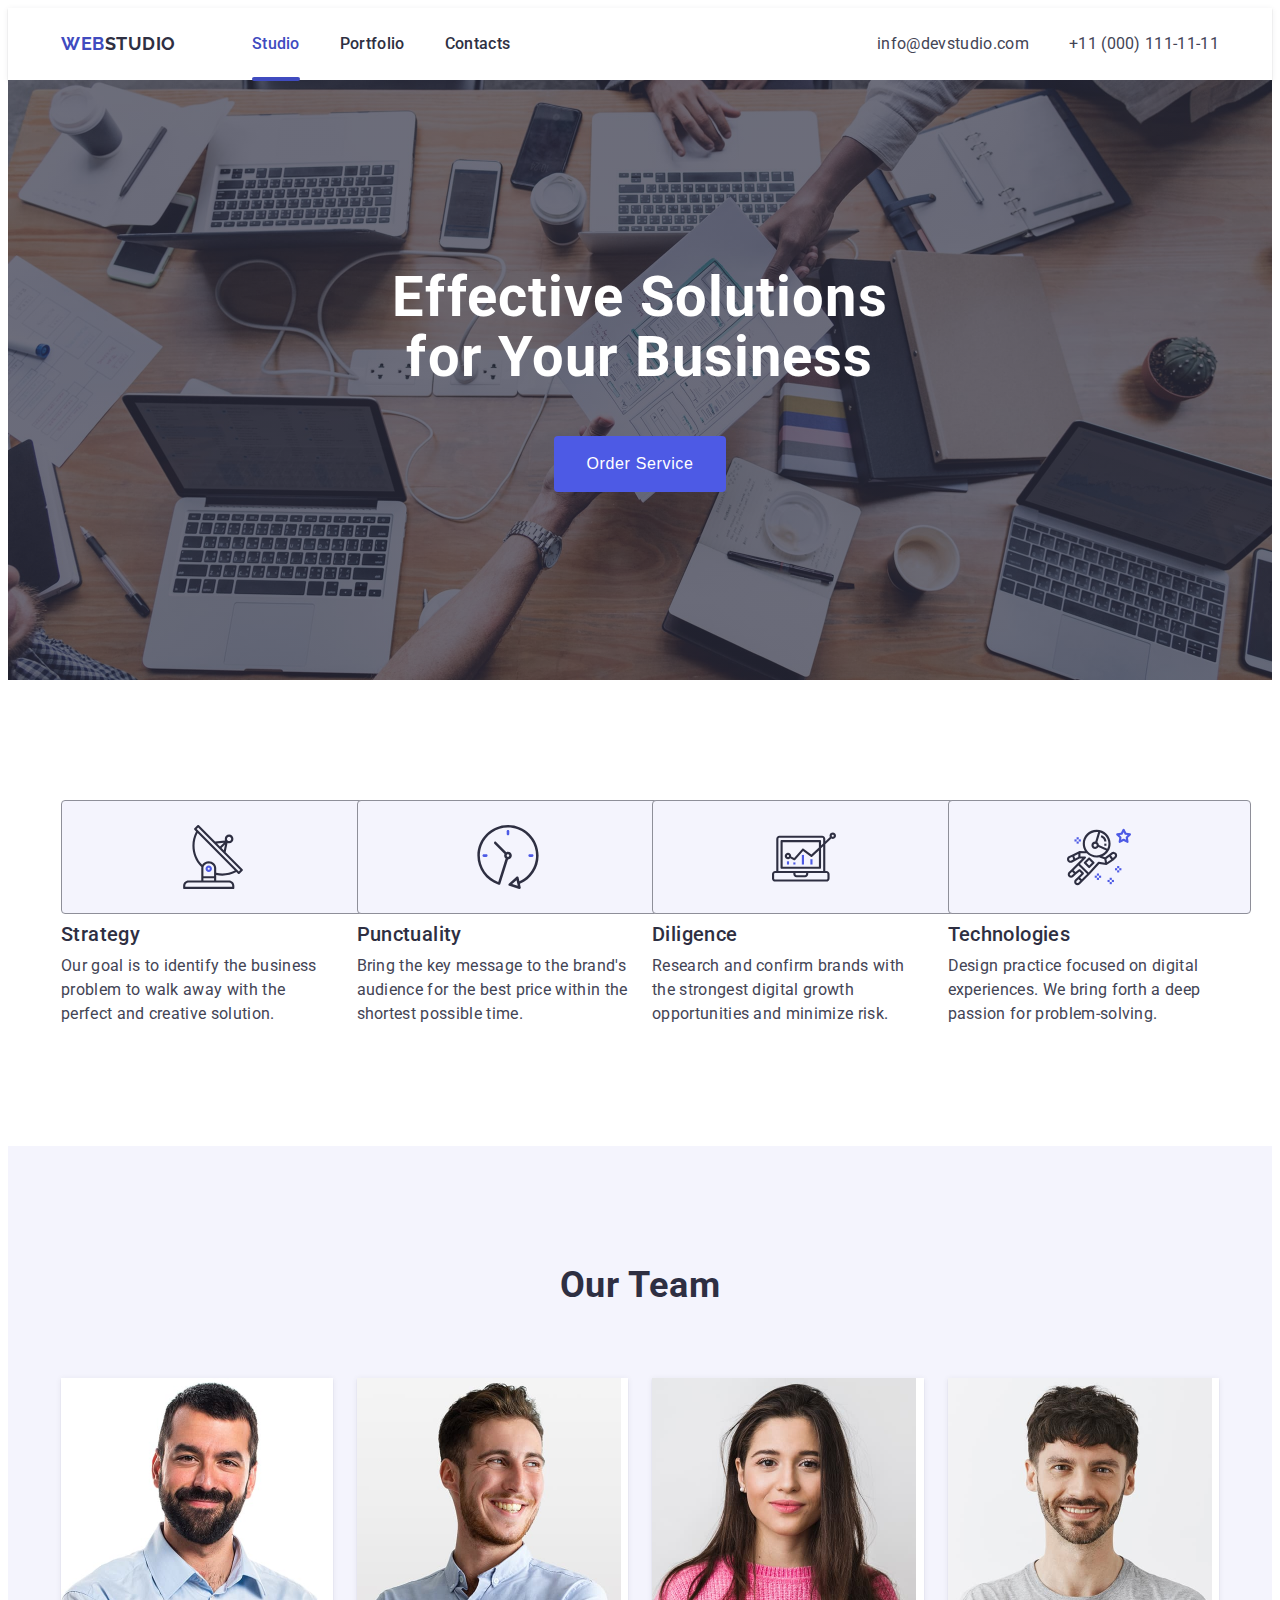
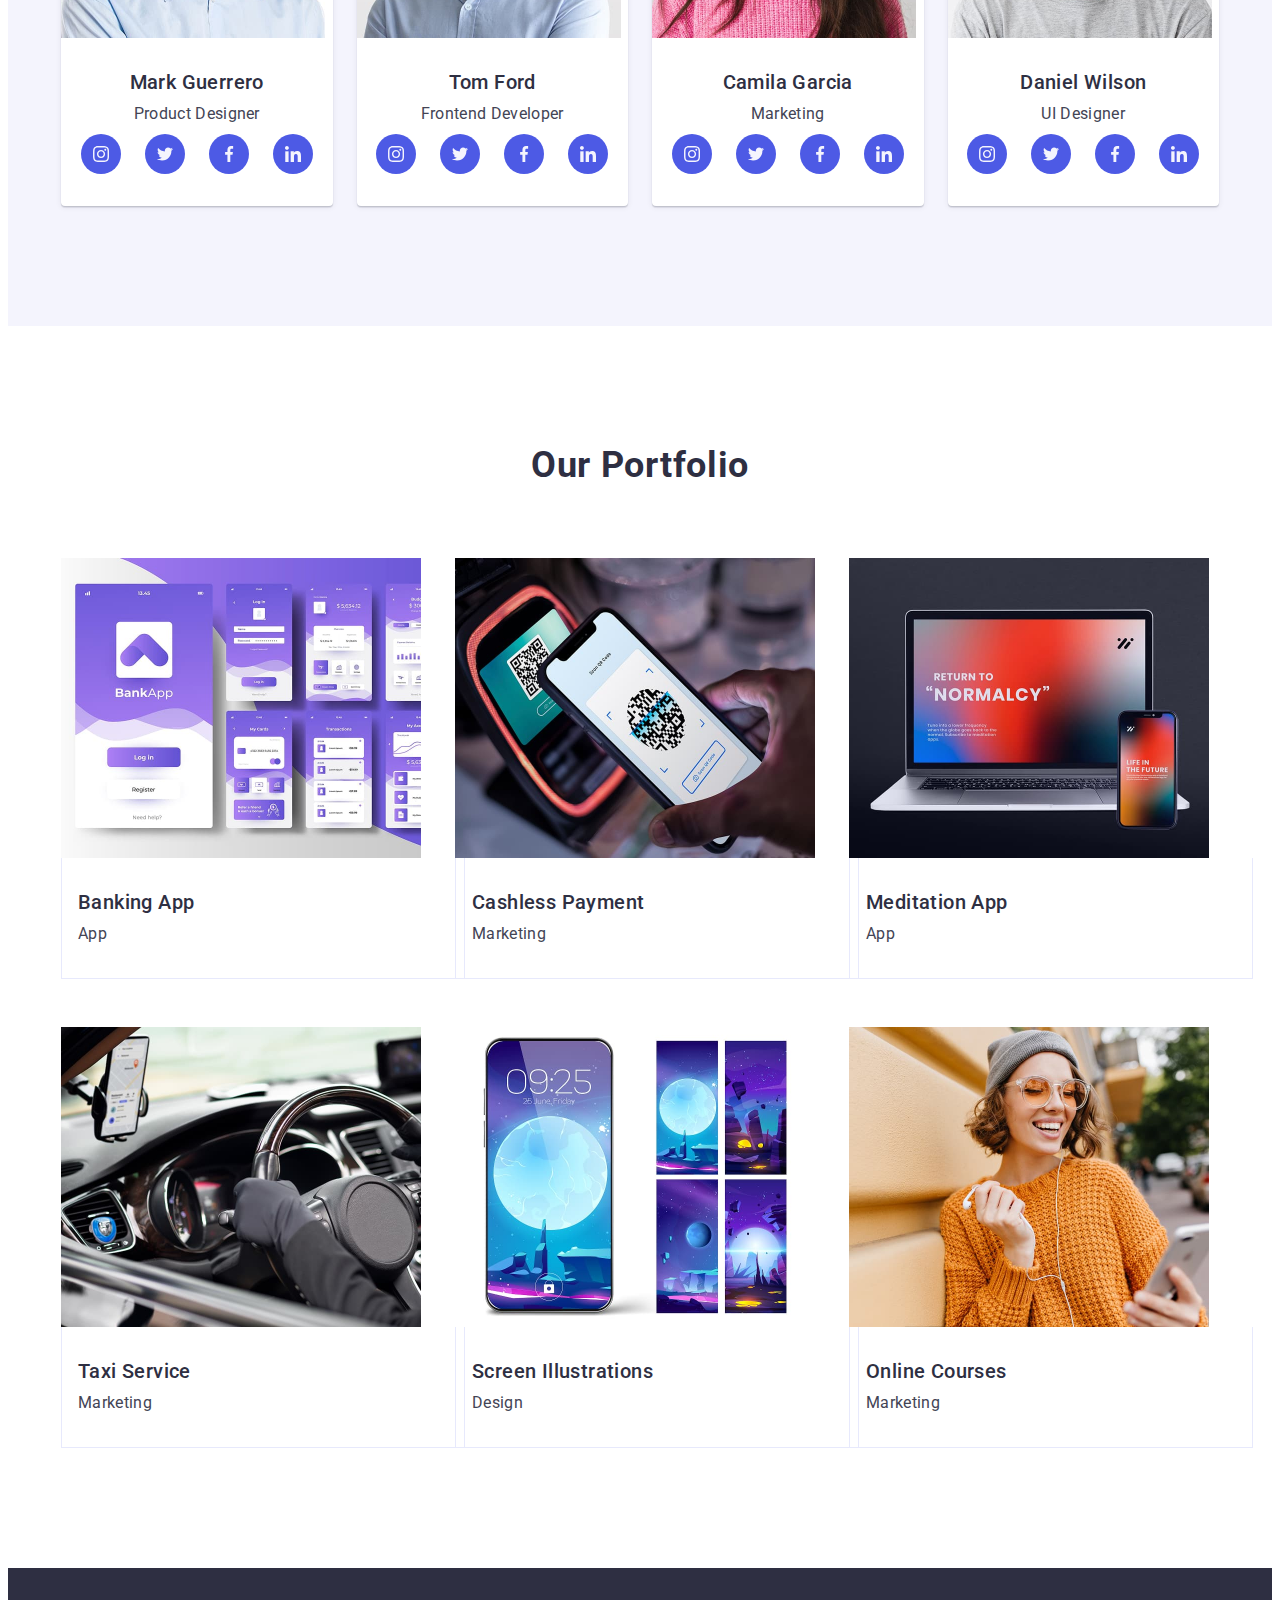
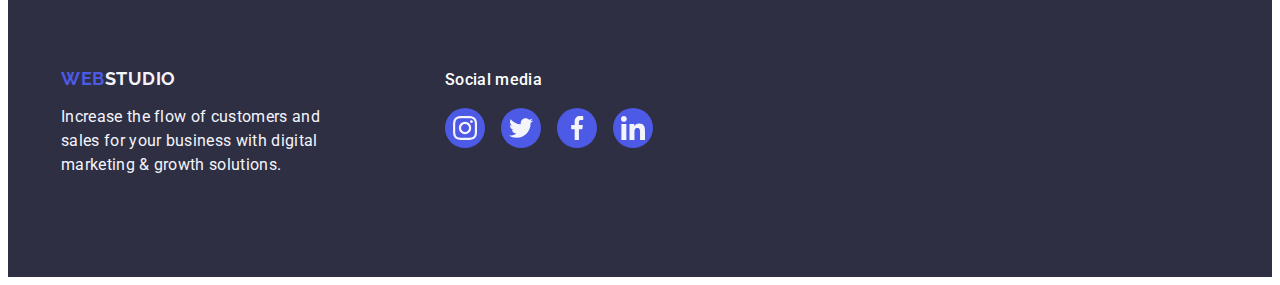
<file: index.html>
<!DOCTYPE html>
<html lang="en">
<head>
    <meta charset="UTF-8">
    <meta name="viewport" content="width=device-width, initial-scale=1.0">
    <title>WebStudio</title>

    <link rel="stylesheet" href="https://cdnjs.cloudflare.com/ajax/libs/modern-normalize/3.0.1/modern-normalize.min.css" integrity="sha512-q6WgHqiHlKyOqslT/lgBgodhd03Wp4BEqKeW6nNtlOY4quzyG3VoQKFrieaCeSnuVseNKRGpGeDU3qPmabCANg==" crossorigin="anonymous" referrerpolicy="no-referrer" />
    <link rel="preconnect" href="https://fonts.googleapis.com">
    <link rel="preconnect" href="https://fonts.gstatic.com" crossorigin>
    <link href="https://fonts.googleapis.com/css2?family=Raleway:wght@700&family=Roboto:ital,wdth,wght@0,75..100,100..900;1,75..100,100..900&display=swap" rel="stylesheet">
    <link rel="stylesheet" href="./css/styles.css" />
</head>

<body>

    <header class="header">
    <div class="container">

    <nav class="navigation">
        <a class="navigation-logo" href="./index.html">Web<span class="logo-accent">Studio</span></a>
        <ul class="un-list">
            <li><a class="link current" href="./index.html">Studio</a></li>
            <li><a class="link" href="">Portfolio</a></li>
            <li><a class="link" href="">Contacts</a></li>
        </ul>
    </nav>

    <address class="address">
        <ul class="ul-list">
            <li><a class="link" href="mailto:info@devstudio.com">info@devstudio.com</a></li>
            <li><a class="link" href="tel:+110001111111">+11 (000) 111-11-11</a></li>
        </ul>
    </address>
    
    </div>
    </header>
    <main>

    
        <section class="sec-main">
        <div class="container">
            <h1 class="title">Effective Solutions for Your Business</h1>
            <button type="button" class="button">Order Service</button>
        </div>
        </section>
        
        
        <section class="qualities">
        <div class="container">
        <h2 class="visually-hidden">Qualities</h2>
        <ul class="ul-list">
            <li class="list">
                <div class="container">
                    <svg class="icon" width="64" height="64"> <use href="./images/icons.svg#icon-antenna-1"></use></svg>
                </div>
                <h3 class="title">Strategy</h3>
                <p class="paragraph">Our goal is to identify the business problem to walk away with the perfect and creative solution.</p>
            </li>
            <li class="list">
                 <div class="container">
                    <svg class="icon" width="64" height="64"> <use href="./images/icons.svg#icon-clock-1"></use></svg>
                </div>
                <h3 class="title">Punctuality</h3>
                <p class="paragraph" >Bring the key message to the brand's audience for the best price within the shortest possible time.</p>
            </li>
            <li class="list">
                  <div class="container">
                    <svg class="icon" width="64" height="64"> <use href="./images/icons.svg#icon-diagram-1"></use></svg>
                </div>
                <h3 class="title">Diligence</h3>
                <p class="paragraph">Research and confirm brands with the strongest digital growth opportunities and minimize risk.</p>
            </li>
            <li class="list">
                <div class="container">
                    <svg class="icon" width="64" height="64"> <use href="./images/icons.svg#icon-astronaut-1"></use></svg>
                </div>
                <h3 class="title">Technologies</h3>
                <p class="paragraph">Design practice focused on digital experiences. We bring forth a deep passion for problem-solving.</p>
            </li>
        </ul>
        </div>
        </section>

        <section class="our-team">
            <div class="container">
            <h2 class="title">Our Team</h2>
            <ul class="list">
                <li class="team-member">
                    <img class="li-image" src="./images/img-3.jpg" alt="Product Designer" width="264" height="260" />
                    <div class="container">
                        <h3 class="title-third">Mark Guerrero</h3>
                        <p class="li-paragraph">Product Designer</p>
                        <ul class="un-list">
                            <li class="list">
                                <a href="" class="link"><svg class="icon" width="16" height="16"><use href="./images/icons.svg#icon-instagram-2"></use></svg></a>
                            </li>
                            <li class="list">
                                <a href="" class="link"><svg class="icon" width="16" height="16"><use href="./images/icons.svg#icon-twitter-1"></use></svg></a>
                            </li>
                            <li class="list">
                                <a href="" class="link"><svg class="icon" width="16" height="16"><use href="./images/icons.svg#icon-facebook-1"></use></svg></a>
                            </li>
                            <li class="list">
                                <a href="" class="link"><svg class="icon" width="16" height="16"><use href="./images/icons.svg#icon-linkedin-1"></use></svg></a>
                            </li>
                        </ul>
                    </div>
                </li>
                <li class="team-member">
                    <img class="li-image" src="./images/img-2.jpg" alt="Frontend Developer" width="264" height="260" />
                    <div class="container">
                        <h3 class="title-third">Tom Ford</h3>
                        <p class="li-paragraph">Frontend Developer</p>
                        <ul class="un-list">
                            <li class="list">
                                <a href="" class="link"><svg class="icon" width="16" height="16"><use href="./images/icons.svg#icon-instagram-2"></use></svg></a>
                            </li>
                            <li class="list">
                                <a href="" class="link"><svg class="icon" width="16" height="16"><use href="./images/icons.svg#icon-twitter-1"></use></svg></a>
                            </li>
                            <li class="list">
                                <a href="" class="link"><svg class="icon" width="16" height="16"><use href="./images/icons.svg#icon-facebook-1"></use></svg></a>
                            </li>
                            <li class="list">
                                <a href="" class="link"><svg class="icon" width="16" height="16"><use href="./images/icons.svg#icon-linkedin-1"></use></svg></a>
                            </li>
                        </ul>
                    </div>
                </li>
                <li class="team-member">
                    <img class="li-image" src="./images/img-1.jpg" alt="Marketing" width="264" height="260" />
                    <div class="container">
                        <h3 class="title-third">Camila Garcia</h3>
                        <p class="li-paragraph">Marketing</p>
                        <ul class="un-list">
                            <li class="list">
                                <a href="" class="link"><svg class="icon" width="16" height="16"><use href="./images/icons.svg#icon-instagram-2"></use></svg></a>
                            </li>
                            <li class="list">
                                <a href="" class="link"><svg class="icon" width="16" height="16"><use href="./images/icons.svg#icon-twitter-1"></use></svg></a>
                            </li>
                            <li class="list">
                                <a href="" class="link"><svg class="icon" width="16" height="16"><use href="./images/icons.svg#icon-facebook-1"></use></svg></a>
                            </li>
                            <li class="list">
                                <a href="" class="link"><svg class="icon" width="16" height="16"><use href="./images/icons.svg#icon-linkedin-1"></use></svg></a>
                            </li>
                        </ul>
                    </div>
                </li>
                <li class="team-member">
                    <img class="li-image" src="./images/img.jpg" alt="UI Designer" width="264" height="260" />
                    <div class="container">
                        <h3 class="title-third">Daniel Wilson</h3>
                        <p class="li-paragraph">UI Designer</p>
                        <ul class="un-list">
                            <li class="list">
                                <a href="" class="link"><svg class="icon" width="16" height="16"><use href="./images/icons.svg#icon-instagram-2"></use></svg></a>
                            </li>
                            <li class="list">
                                <a href="" class="link"><svg class="icon" width="16" height="16"><use href="./images/icons.svg#icon-twitter-1"></use></svg></a>
                            </li>
                            <li class="list">
                                <a href="" class="link"><svg class="icon" width="16" height="16"><use href="./images/icons.svg#icon-facebook-1"></use></svg></a>
                            </li>
                            <li class="list">
                                <a href="" class="link"><svg class="icon" width="16" height="16"><use href="./images/icons.svg#icon-linkedin-1"></use></svg></a>
                            </li>
                        </ul>
                    </div>
                </li>
            </ul>
            </div>
        </section>

        <section class="portfolio">
        <div class="container">
            <h2 class="title">Our Portfolio</h2>
            <ul class="ul-list">
                <li class="list">
                    <div class="img-div">
                        <img class="li-image" src="./images/portfolio/img-5.jpg" alt="App" width="360" height="300" />
                        <p class="paragraph">
                            14 Stylish and User-Friendly App Design Concepts · Task Manager App · Calorie Tracker App · Exotic Fruit Ecommerce App · Cloud Storage App
                        </p>
                        <div class="overlay">
                        </div>
                    </div>
                    <div class="container">
                        <h3 class="title-third">Banking App</h3>
                        <p class="paragraph">App</p>
                    </div>
                </li>

                <li class="list">
                    <div class="img-div">
                        <img class="li-image" src="./images/portfolio/img-4.jpg" alt="Marketing" width="360" height="300" />
                        <p class="paragraph">
                            14 Stylish and User-Friendly App Design Concepts · Task Manager App · Calorie Tracker App · Exotic Fruit Ecommerce App · Cloud Storage App
                        </p>
                        <div class="overlay">
                        </div>
                    </div>
                    <div class="container">
                        <h3 class="title-third">Cashless Payment</h3>
                        <p class="paragraph">Marketing</p>
                    </div>
                </li>

                <li class="list">
                    <div class="img-div">
                        <img class="li-image" src="./images/portfolio/img-3.jpg" alt="App" width="360" height="300" />
                        <p class="paragraph">
                            14 Stylish and User-Friendly App Design Concepts · Task Manager App · Calorie Tracker App · Exotic Fruit Ecommerce App · Cloud Storage App
                        </p>
                        <div class="overlay"></div>
                    </div>
                    <div class="container">
                        <h3 class="title-third">Meditation App</h3>
                        <p class="paragraph">App</p>
                    </div>
                </li>

                <li class="list">
                    <div class="img-div">
                        <img class="li-image" src="./images/portfolio/img-2.jpg" alt="Marketing" width="360" height="300" />
                        <p class="paragraph">
                            14 Stylish and User-Friendly App Design Concepts · Task Manager App · Calorie Tracker App · Exotic Fruit Ecommerce App · Cloud Storage App
                        </p>
                        <div class="overlay"></div>
                    </div>
                    <div class="container">
                        <h3 class="title-third">Taxi Service</h3>
                        <p class="paragraph">Marketing</p>
                    </div>
                </li>

                <li class="list">
                    <div class="img-div">
                        <img class="li-image" src="./images/portfolio/img-1.jpg" alt="Design" width="360" height="300" />
                        <p class="paragraph">
                            14 Stylish and User-Friendly App Design Concepts · Task Manager App · Calorie Tracker App · Exotic Fruit Ecommerce App · Cloud Storage App
                        </p>
                        <div class="overlay">
                            
                        </div>
                    </div>
                    <div class="container">
                        <h3 class="title-third">Screen Illustrations</h3>
                        <p class="paragraph">Design</p>
                    </div>
                </li>

                <li class="list">
                    <div class="img-div">
                        <img class="li-image" src="./images/portfolio/img.jpg" alt="Marketing" width="360" height="300" />
                        <p class="paragraph">
                            14 Stylish and User-Friendly App Design Concepts · Task Manager App · Calorie Tracker App · Exotic Fruit Ecommerce App · Cloud Storage App
                        </p>
                        <div class="overlay">
                            
                        </div>
                    </div>
                    <div class="container">
                        <h3 class="title-third">Online Courses</h3>
                        <p class="paragraph">Marketing</p>
                    </div>
                </li>
            </ul>
        </div>
        </section>



    </main>

    <footer class="foot">
       <div class="container main-container">
        <div class="container-first">
            <a class="logo" href="./index.html">Web<span class="web">Studio</span></a>
            <p class="paragraph-logo">Increase the flow of customers and sales for your business with digital marketing & growth solutions.</p>
        </div>

        <div class="social-links">
            <p class="paragraph">Social media</p>
            <ul class="un-list">
                <li class="list">
                    <a href="" class="link"><svg class="icon" width="24" height="24"><use href="./images/icons.svg#icon-instagram-2"></use></svg></a>
                </li>
                <li class="list">
                    <a href="" class="link"><svg class="icon" width="24" height="24"><use href="./images/icons.svg#icon-twitter-1"></use></svg></a>
                </li>
                <li class="list">
                    <a href="" class="link"><svg class="icon" width="24" height="24"><use href="./images/icons.svg#icon-facebook-1"></use></svg></a>
                </li>
                <li class="list">
                    <a href="" class="link"><svg class="icon" width="24" height="24"><use href="./images/icons.svg#icon-linkedin-1"></use></svg></a>
                </li>
            </ul>
        </div>
        </div>
    </footer>
    
</body>
</html>
</file>
<file: css/styles.css>
body {
    font-family: "Roboto", sans-serif;
    background-color: white;
    color: #434455;
}

ul, ol {
    list-style-type: none;
    margin: 0;
    padding-left: 0;
}

a {
    text-decoration: none;
    color: inherit;
}

header {
    background-color: white;
    /*  border-bottom: 1px solid #e7e9fc;  */
}

h1, h2, h3, h4, h5, h6, p {
    margin: 0;
}

img {
    display: block;
}

.container { 
width: 100%;
max-width: 1158px;
padding-left: 15px;
padding-right: 15px;
margin: 0 auto;
}

.header {
    box-shadow: 0px 2px 1px rgba(46, 47, 66, 0.08), 0px 1px 1px rgba(46, 47, 66, 0.16), 0px 1px 6px rgba(46, 47, 66, 0.08);
}

.header .container {
    display: flex;               /* flex */
    justify-content: space-between;
    width: 1158px;
}


.navigation .navigation-logo {
    font-family: "Raleway", sans-serif;
    font-weight: 700;
    font-size: 18px;
    line-height: 1.17;
    letter-spacing: 0.03em;
    text-transform: uppercase;
    color: #404bbf;
    margin-right: 76px;
    padding: 24px 0;
    
    position: relative;
}

.navigation-logo .logo-accent {
    color: #2e2f42;
}

.navigation {
    display: flex;              /* flex */
    align-items: center;
}

.navigation .un-list {
    display: flex;              /* flex*/
    gap: 40px;
    
}

.navigation .link:active,
.navigation .link:focus {
    color: #404bbf;
}

.navigation .un-list .link {
    font-weight: 500;
    font-size: 16px;
    line-height: 1.5;
    letter-spacing: 0.02em;
    color: #2e2f42;
    text-decoration: none;
    padding: 24px 0;

    display: flex;
    flex-direction: column;
    align-items: center;
    justify-content: center;
    position: relative;

    transition: color 250ms cubic-bezier(0.4, 0, 0.2, 1); 
}

.navigation .un-list .link.current::after {
    width:100%;
    height:4px;
    background-color: #404bbf;
    border-radius:2px;
    content:'';

    position: absolute;
    left: 0;
    bottom: -1px;

    transition: color 250ms cubic-bezier(0.4, 0, 0.2, 1);
}

.navigation .un-list .link.current {
  color: #404bbf;
  position: relative;
}

.navigation .un-list .link:hover {
    color: #404BBF;
}



.address {
    font-style: normal;
    display: flex;
    align-items: center;
}

.address .link {
    font-size: 16px;
    line-height: 1.5;
    letter-spacing: 0.02em;
    color: #434455;
    text-decoration: none;
    display: block;
    padding: 24px 0;

    transition: color 250ms cubic-bezier(0.4, 0, 0.2, 1);
}

.address .link:hover,
.address .link:focus {
    color: #404bbf;
}

.address .ul-list {
    display: flex; 
    gap: 40px;
}



/* main */

/* section 1 */

.sec-main {
    background-color: #2E2F42;
    background-image: linear-gradient(rgba(46, 47, 66, 0.7), rgba(46, 47, 66, 0.7)), url(../images/img-name.jpg);
    background-repeat: no-repeat;
    background-position: center center;
    background-size: cover;

    max-width: 1440px;
    padding: 188px 0;
    margin: 0 auto;
}



.sec-main .title {
    color: white;
    font-weight: 700;
    font-size: 56px;
    line-height: 1.07;
    letter-spacing: 0.02em;
    text-align: center;
    width: 496px;
    height: 120px;
    margin: 0 auto;
    max-width: 496px; 
}

.button {
    color: white;
    background-color: #4D5AE5;
    cursor: pointer;
    font-weight: 500;
    font-size: 16px;
    line-height: 1.5;
    letter-spacing: 0.04em;
    display: block;      /* block */
    margin: 48px auto 0;
    padding: 16px 32px;
    border-radius: 4px;
    min-width: 169px;
    height: 56px;
    border: none;

    transition: background-color 250ms cubic-bezier(0.4, 0, 0.2, 1);
}

.button:hover,
.button:focus {
    background-color: #404BBF;
}

/* section 2  Qualities  */

.qualities {
    padding: 120px 0;
}



.visually-hidden {
  position: absolute;
  width: 1px;
  height: 1px;
  margin: -1px;
  border: 0;
  padding: 0;
  
  white-space: nowrap;
  clip-path: inset(100%);
  clip: rect(0 0 0 0);
  overflow: hidden;
}

.qualities .list .container {
    width: 100%;
    height: 112px;
    margin-bottom: 8px;
    display: flex;
    justify-content: center;
    align-items: center;
    border-radius: 4px;
    border: 1px solid #8E8F99;
    
    background-color: #F4F4FD;
   
    
}

.qualities .title {
    width: 100%;
    text-align: left;
    color: #2e2f42;
    font-weight: 500;
    font-size: 20px;
    line-height: 1.2;
    letter-spacing: 0.02em;
    margin-bottom: 8px;
}

.qualities .paragraph {
    color: #434455;
    font-weight: 400;
    font-size: 16px; 
    line-height: 1.5;
    letter-spacing: 0.02em;
}

.qualities .ul-list {
    display: flex;
    gap: 24px;

}

.qualities ul li {
    width: calc((100% - 72px) / 4);
}



/* section 3 "Our Team" */

.our-team {
    background-color: #F4F4FD;
    padding: 120px 0;
}

.our-team .team-member {
    box-shadow: 0px 1px 6px rgba(46, 47, 66, 0.08), 0px 1px 1px rgba(46, 47, 66, 0.16), 0px 2px 1px rgba(46, 47, 66, 0.08);
}


.our-team .title {
    color: #2e2f42;
    font-weight: 700;
    font-size: 36px; 
    line-height: 1.11;
    letter-spacing: 0.02em;
    text-align: center;
    text-transform: capitalize;
    margin-bottom: 72px;
}

.our-team .title-third {
    color: #2e2f42;
    font-weight: 500;
    font-size: 20px;
    line-height: 1.2;
    letter-spacing: 0.02em;
    text-align: center;
    margin-bottom: 8px;
    
}

.our-team .li-paragraph {
    color: #434455;
    font-weight: 400;
    font-size: 16px;
    line-height: 1.5;
    letter-spacing: 0.02em;
    text-align: center;
    margin-bottom: 8px;
}

.our-team .list .team-member {
    background-color: white;
    width: 264px;
    border-radius: 0px 0px 4px 4px;
    width: calc((100% - 72px) / 4);
    
}

.our-team .list {
    display: flex;
    gap: 24px;
    justify-content: space-between;
}



.our-team .team-member .container {
    padding: 32px 0;
}

.our-team .un-list {
    display: flex;
    justify-content: center;
    gap: 24px;
    width: 100%;
    
}

.our-team .un-list .link {
    display: flex;
    justify-content: center;
    align-items: center;
    width: 40px;
    height: 40px;
    border-radius: 50%;
    background-color: #4D5AE5;

    transition: background-color 250ms cubic-bezier(0.4, 0, 0.2, 1);
}

.our-team .un-list .link:hover,
.our-team .un-list .link:focus {
    background-color: #404BBF;
}

.our-team .un-list .link .icon {
    fill: #f4f4fd;
}



/* Our portfolio */
.portfolio {
    padding: 120px 0;
}

.portfolio .title {
    color: #2e2f42;
    font-weight: 700;
    font-size: 36px; 
    line-height: 1.11;
    letter-spacing: 0.02em;
    text-align: center;
    text-transform: capitalize;
    margin-bottom: 72px;
}

.portfolio .ul-list {
    display: flex;
    flex-wrap: wrap;
    row-gap: 48px;
    column-gap: 24px;
}

.portfolio .ul-list .container {
    width: 100%;
    padding: 32px 16px;   
    border: 1px solid #e7e9fc;
    border-top: none;
    padding-left: 16px;
    
           
}

.portfolio .list {                          /*        check  */
    width: calc((100% - 48px) / 3);
    cursor: pointer;
    transition: box-shadow 250ms cubic-bezier(0.4, 0, 0.2, 1);
}

.portfolio .img-div {
    position: relative;
    overflow: hidden;
}

.portfolio .img-div .overlay {
    position: absolute;
    top: 0;
    left: 0;

    width: 100%;
    height: 100%;
    background-color: #4D5AE5;

    transform: translateY(100%);
    transition: transform 250ms cubic-bezier(0.4, 0, 0.2, 1);
}

.portfolio .img-div .paragraph {
    position: absolute;
    top: 0;
        z-index: 1;

    transform: translateY(100%);
    transition: transform 250ms cubic-bezier(0.4, 0, 0.2, 1);
    
    font-size: 16px;
    line-height: 1.5;
    letter-spacing: 0.02em;
    color: #f4f4fd;
    padding: 40px 32px;
    background-color: #4d5ae5;
    height: 100%;
    width: 100%;
}
 /*
.portfolio .overlay .paragraph {
    position: absolute;
    top: 0;

    transform: translateY(100%);
    transition: transform 250ms cubic-bezier(0.4, 0, 0.2, 1);
    
    font-size: 16px;
    line-height: 1.5;
    letter-spacing: 0.02em;
    color: #f4f4fd;
    padding: 40px 32px;
    background-color: #4d5ae5;
    height: 100%;
    width: 100%;
}
 */
.portfolio .list:hover {
    box-shadow:0px 1px 6px rgba(46, 47, 66, 0.08), 0px 1px 1px rgba(46, 47, 66, 0.16), 0px 2px 1px rgba(46, 47, 66, 0.08);
}

.portfolio .list:hover .overlay {
    transform: translateY(0%);
}

.portfolio .list:hover .paragraph {
    transform: translateY(0%);
}

.portfolio .title-third {
    color: #2e2f42;
    font-weight: 500;
    font-size: 20px;
    line-height: 1.2;
    letter-spacing: 0.02em;
    margin-bottom: 8px;
    
}

.portfolio .paragraph {
    color: #434455;
    font-weight: 400;
    font-size: 16px; 
    line-height: 1.5;
    letter-spacing: 0.02em;
    
}

/* footer */

.foot {
    background-color: #2E2F42;
    padding: 100px 0;
}

.foot .main-container {
    display: flex;
    gap: 120px;
    align-items: baseline;

}

.foot .container {
    padding: 0;
    
}

.foot .logo {
    font-family: "Raleway", sans-serif;
    font-size: 18px;
    color: #4d5ae5;
    font-weight: 700;
    line-height: 1.17;
    letter-spacing: 0.03em;
    text-transform: uppercase;
    display: inline-block;
    margin-bottom: 16px;
}

.foot .logo .web {
    color: #f4f4fd;
}

.foot  .paragraph-logo {
    color: #F4F4FD;;
    font-weight: 400;
    font-size: 16px;
    line-height: 1.5;
    letter-spacing: 0.02em;
    max-width: 264px;
}


.foot .social-links .paragraph {
    color: #fff;
    font-weight: 500;
    font-size: 16px;
    /* line-height: 24px; */ 
    line-height: 1.5;
    letter-spacing: 0.02em;
    margin-bottom: 16px;
}

.foot .social-links .un-list {
    display: flex;
    gap: 16px;
}

.foot .social-links .un-list .link {
    display: flex;
    justify-content: center;
    align-items: center;

    background-color: #4d5ae5;
    width: 40px;
    height: 40px;
    border-radius: 50%;

    transition: background-color 250ms cubic-bezier(0.4, 0, 0.2, 1);
}

.foot .social-links .un-list .link:hover,
.foot .social-links .un-list .link:focus {
    background-color: #31D0AA;
}

.foot .social-links .icon {
    fill: #f4f4fd;
}
</file>
